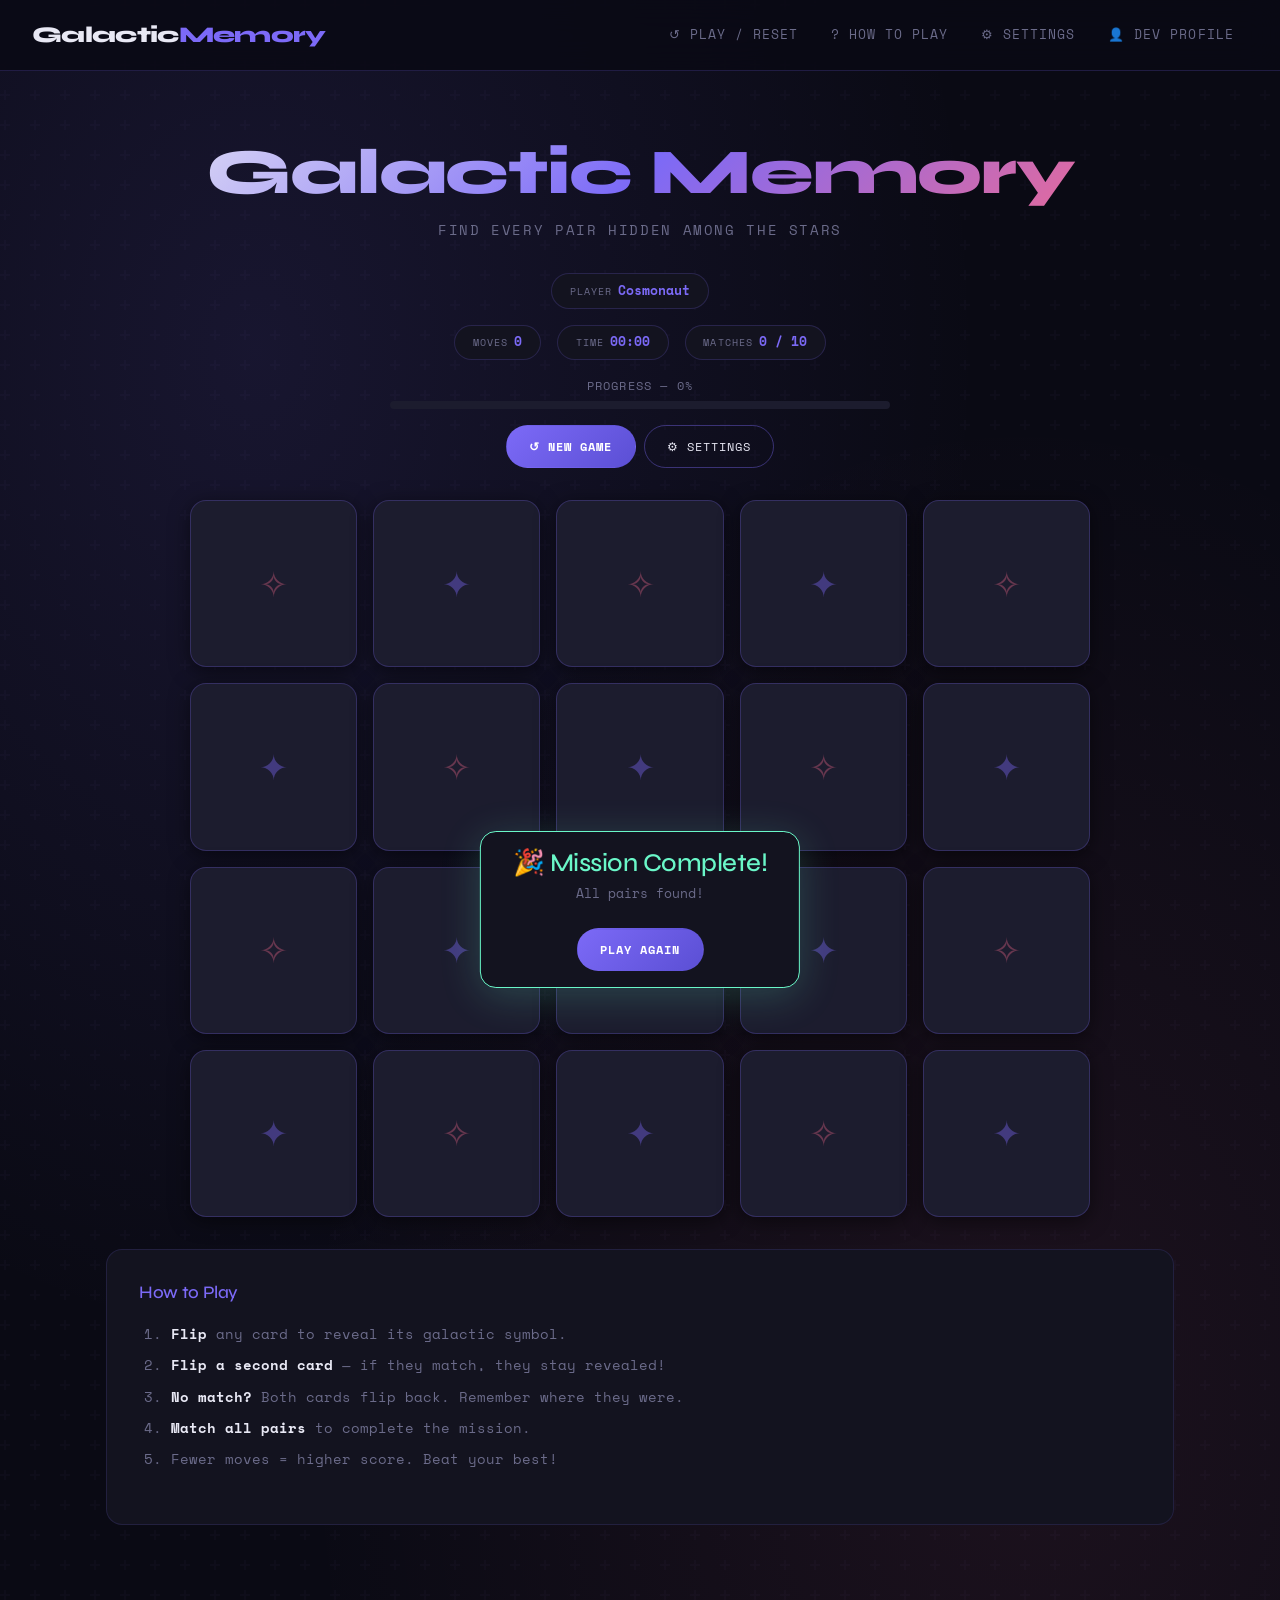
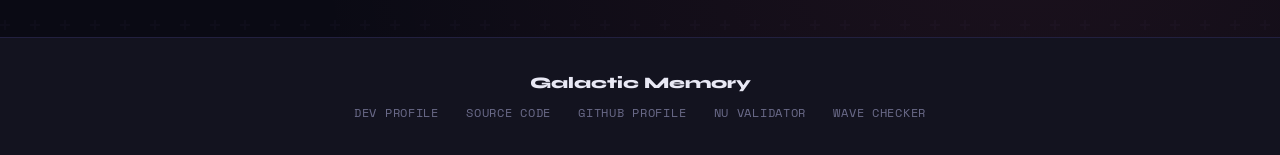
<file: index.html>
<!DOCTYPE html>
<html lang="en">
<head>
  <meta charset="UTF-8" />
  <meta name="viewport" content="width=device-width, initial-scale=1.0" />
  <title>Galactic Memory — Card Flip Game</title>
  <meta name="description" content="A Star Wars-themed card flip memory game. Match pairs to win!" />

  <!-- Bootstrap 5 CSS -->
  <link rel="stylesheet"
    href="https://cdn.jsdelivr.net/npm/bootstrap@5.3.3/dist/css/bootstrap.min.css"
    integrity="sha384-QWTKZyjpPEjISv5WaRU9OFeRpok6YctnYmDr5pNlyT2bRjXh0JMhjY6hW+ALEwIH"
    crossorigin="anonymous" />

  <!-- Custom CSS -->
  <link rel="stylesheet" href="styles/game.css" />
</head>

<body>
  <!-- ── aria-live region for screen readers ── -->
  <div id="live-announce" aria-live="polite" aria-atomic="true"></div>

  <!-- ══════════════════════════════════════
       NAVBAR (Bootstrap 5 Component #1)
  ══════════════════════════════════════ -->
  <header>
    <nav class="navbar navbar-expand-md" aria-label="Main navigation">
      <div class="container-fluid px-3">

        <a class="navbar-brand" href="#game-board">
          Galactic<span>Memory</span>
        </a>

        <button class="navbar-toggler" type="button"
          data-bs-toggle="collapse"
          data-bs-target="#mainNav"
          aria-controls="mainNav"
          aria-expanded="false"
          aria-label="Toggle navigation">
          <span class="navbar-toggler-icon"></span>
        </button>

        <div class="collapse navbar-collapse" id="mainNav">
          <ul class="navbar-nav ms-auto align-items-md-center gap-1">
            <li class="nav-item">
              <button id="btn-reset" class="nav-link btn btn-link">
                ↺ Play / Reset
              </button>
            </li>
            <li class="nav-item">
              <!-- How to Play — triggers Modal via data-bs-toggle (no JS init needed) -->
              <button type="button" class="nav-link"
                data-bs-toggle="modal"
                data-bs-target="#howToPlayModal">
                ? How to Play
              </button>
            </li>
            <li class="nav-item">
              <!-- Settings — triggers Modal via data-bs-toggle -->
              <button type="button" class="nav-link"
                data-bs-toggle="modal"
                data-bs-target="#settingsModal">
                ⚙ Settings
              </button>
            </li>
            <li class="nav-item">
              <a class="nav-link" href="pages/profile.html">
                👤 Dev Profile
              </a>
            </li>
          </ul>
        </div>

      </div>
    </nav>
  </header>

  <!-- ══════════════════════════════════════
       MAIN CONTENT
  ══════════════════════════════════════ -->
  <main id="main-content">

    <!-- Hero -->
    <section class="game-hero" aria-labelledby="game-title">
      <h1 id="game-title">Galactic Memory</h1>
      <p class="tagline">Find every pair hidden among the stars</p>
    </section>

    <!-- Player + High Score -->
    <div class="text-center mb-2">
      <span class="stat-chip d-inline-flex">
        <span class="label">Player</span>
        <span class="value" id="player-label">Cosmonaut</span>
      </span>
      &nbsp;
      <span class="high-score-badge" id="high-score-badge" style="display:none" aria-live="polite">
        ★ Best: — 
      </span>
    </div>

    <!-- Stats Bar -->
    <div class="stats-bar" role="status" aria-label="Game statistics">
      <div class="stat-chip">
        <span class="label">Moves</span>
        <span class="value" id="stat-moves">0</span>
      </div>
      <div class="stat-chip">
        <span class="label">Time</span>
        <span class="value" id="stat-timer">00:00</span>
      </div>
      <div class="stat-chip">
        <span class="label">Matches</span>
        <span class="value" id="stat-matches">0 / 10</span>
      </div>
    </div>

    <!-- Progress Bar (Bootstrap 5 Component #2) -->
    <section class="progress-section" aria-label="Match progress">
      <p class="progress-label">Progress — <span id="progress-pct">0%</span></p>
      <div class="progress" role="progressbar"
           aria-label="Pairs matched"
           aria-valuenow="0"
           aria-valuemin="0"
           aria-valuemax="100">
        <div class="progress-bar" id="progress-bar" style="width:0%"></div>
      </div>
    </section>

    <!-- Controls -->
    <div class="controls" role="group" aria-label="Game controls">
      <button id="btn-reset-main" class="btn-galactic primary"
              aria-label="Start a new game">
        <span>↺ New Game</span>
      </button>
      <button class="btn-galactic"
              data-bs-toggle="modal"
              data-bs-target="#settingsModal"
              aria-label="Open settings">
        <span>⚙ Settings</span>
      </button>
    </div>

    <!-- Game Board -->
    <section aria-label="Game board">
      <div id="game-board" role="grid" aria-label="Memory card grid">
        <!-- Cards are injected here by game.js -->
      </div>
    </section>

    <!-- Instructions -->
    <section class="instructions" aria-labelledby="instructions-heading">
      <h2 id="instructions-heading">How to Play</h2>
      <ol>
        <li><strong>Flip</strong> any card to reveal its galactic symbol.</li>
        <li><strong>Flip a second card</strong> — if they match, they stay revealed!</li>
        <li><strong>No match?</strong> Both cards flip back. Remember where they were.</li>
        <li><strong>Match all pairs</strong> to complete the mission.</li>
        <li>Fewer moves = higher score. Beat your best!</li>
      </ol>
    </section>

  </main>

  <!-- ══════════════════════════════════════
       WIN TOAST
  ══════════════════════════════════════ -->
  <div id="win-toast" role="alert" aria-live="assertive" aria-atomic="true" aria-hidden="true">
    <h2>🎉 Mission Complete!</h2>
    <p id="win-msg">All pairs found!</p>
    <button class="btn-galactic primary mt-2" onclick="document.getElementById('btn-reset').click()">
      <span>Play Again</span>
    </button>
  </div>

  <!-- ══════════════════════════════════════
       HOW TO PLAY MODAL (Bootstrap Component)
  ══════════════════════════════════════ -->
  <div class="modal fade" id="howToPlayModal" tabindex="-1"
       aria-labelledby="howToPlayLabel" aria-hidden="true">
    <div class="modal-dialog modal-dialog-centered">
      <div class="modal-content">
        <div class="modal-header">
          <h2 class="modal-title h5" id="howToPlayLabel">How to Play</h2>
          <button type="button" class="btn-close" data-bs-dismiss="modal" aria-label="Close"></button>
        </div>
        <div class="modal-body">
          <ol style="padding-left:1.2rem;color:var(--color-muted);font-size:0.88rem;line-height:2;">
            <li>Click any card to flip it over and see its symbol.</li>
            <li>Click a second card — if symbols match, both stay face-up.</li>
            <li>If they don't match, both flip back after a short delay.</li>
            <li>Remember card positions to make better guesses.</li>
            <li>Match all pairs to win! Fewer moves = better score.</li>
            <li><strong style="color:var(--color-text)">Tip:</strong> Use keyboard (Tab + Enter/Space) for full keyboard navigation.</li>
          </ol>
        </div>
        <div class="modal-footer">
          <button class="btn-galactic primary" data-bs-dismiss="modal">
            <span>Let's Go!</span>
          </button>
        </div>
      </div>
    </div>
  </div>

  <!-- ══════════════════════════════════════
       SETTINGS MODAL (Bootstrap Component)
       Includes form with Constraint Validation
  ══════════════════════════════════════ -->
  <div class="modal fade" id="settingsModal" tabindex="-1"
       aria-labelledby="settingsLabel" aria-hidden="true">
    <div class="modal-dialog modal-dialog-centered">
      <div class="modal-content">
        <div class="modal-header">
          <h2 class="modal-title h5" id="settingsLabel">⚙ Settings</h2>
          <button type="button" class="btn-close" data-bs-dismiss="modal" aria-label="Close"></button>
        </div>
        <div class="modal-body">

          <!-- Settings Form — Constraint Validation API -->
          <form id="settings-form" class="settings-form" novalidate>

            <div class="mb-3">
              <label for="input-name">Player Name</label>
              <input type="text" id="input-name" name="name"
                     placeholder="Your callsign"
                     required minlength="2" maxlength="20"
                     pattern="[A-Za-z0-9 \-_]+"
                     autocomplete="nickname" />
              <div id="error-name" class="invalid-feedback" role="alert" aria-live="polite">
                Please enter your name.
              </div>
            </div>

            <div class="mb-3">
              <label for="input-difficulty">Difficulty</label>
              <select id="input-difficulty" name="difficulty">
                <option value="easy">Easy — 6 pairs (4×3)</option>
                <option value="medium" selected>Medium — 10 pairs (5×4)</option>
                <option value="hard">Hard — 18 pairs (6×6)</option>
              </select>
            </div>

            <div class="mb-3">
              <label for="input-theme">Theme</label>
              <select id="input-theme" name="theme">
                <option value="default">Galactic (Default)</option>
                <option value="nebula">Nebula</option>
                <option value="aurora">Aurora</option>
              </select>
            </div>

            <div class="modal-footer px-0 pb-0">
              <button type="button" class="btn-galactic" data-bs-dismiss="modal">
                <span>Cancel</span>
              </button>
              <button type="submit" class="btn-galactic primary">
                <span>Save &amp; Restart</span>
              </button>
            </div>

          </form>
        </div>
      </div>
    </div>
  </div>

  <!-- ══════════════════════════════════════
       FOOTER
  ══════════════════════════════════════ -->
  <footer>
    <span class="footer-brand">Galactic Memory</span>
    <div class="footer-links">
      <a href="pages/profile.html">Dev Profile</a>
      <a href="https://github.com/tcbrakefield2/galactic-memory-game" target="_blank" rel="noopener">
        Source Code
      </a>
      <a href="https://github.com/tcbrakefield2" target="_blank" rel="noopener">
        GitHub Profile
      </a>
      <a href="https://validator.w3.org/nu/?doc=https%3A%2F%2Ftcbrakefield2.github.io%2Fgalactic-memory-game%2F"
         target="_blank" rel="noopener">
        Nu Validator
      </a>
      <a href="https://wave.webaim.org/report#/https://tcbrakefield2.github.io/galactic-memory-game/"
         target="_blank" rel="noopener">
        WAVE Checker
      </a>
    </div>
  </footer>

  <!-- Bootstrap 5 JS (via data attributes — no jQuery) -->
  <script src="https://cdn.jsdelivr.net/npm/bootstrap@5.3.3/dist/js/bootstrap.bundle.min.js"
    integrity="sha384-YvpcrYf0tY3lHB60NNkmXc4s9bIOgUxi8T/jzmtFpjouoVrNpEbtOdIBU77E4QFw"
    crossorigin="anonymous"></script>

  <!-- Game entry point (ES Module) -->
  <script type="module">
    import { initGame, startNewGame } from './scripts/game.js';

    document.addEventListener('DOMContentLoaded', () => {
      initGame();

      // Second reset button in main area
      const resetMain = document.getElementById('btn-reset-main');
      if (resetMain) resetMain.addEventListener('click', () => startNewGame());
    });
  </script>
</body>
</html>
</file>
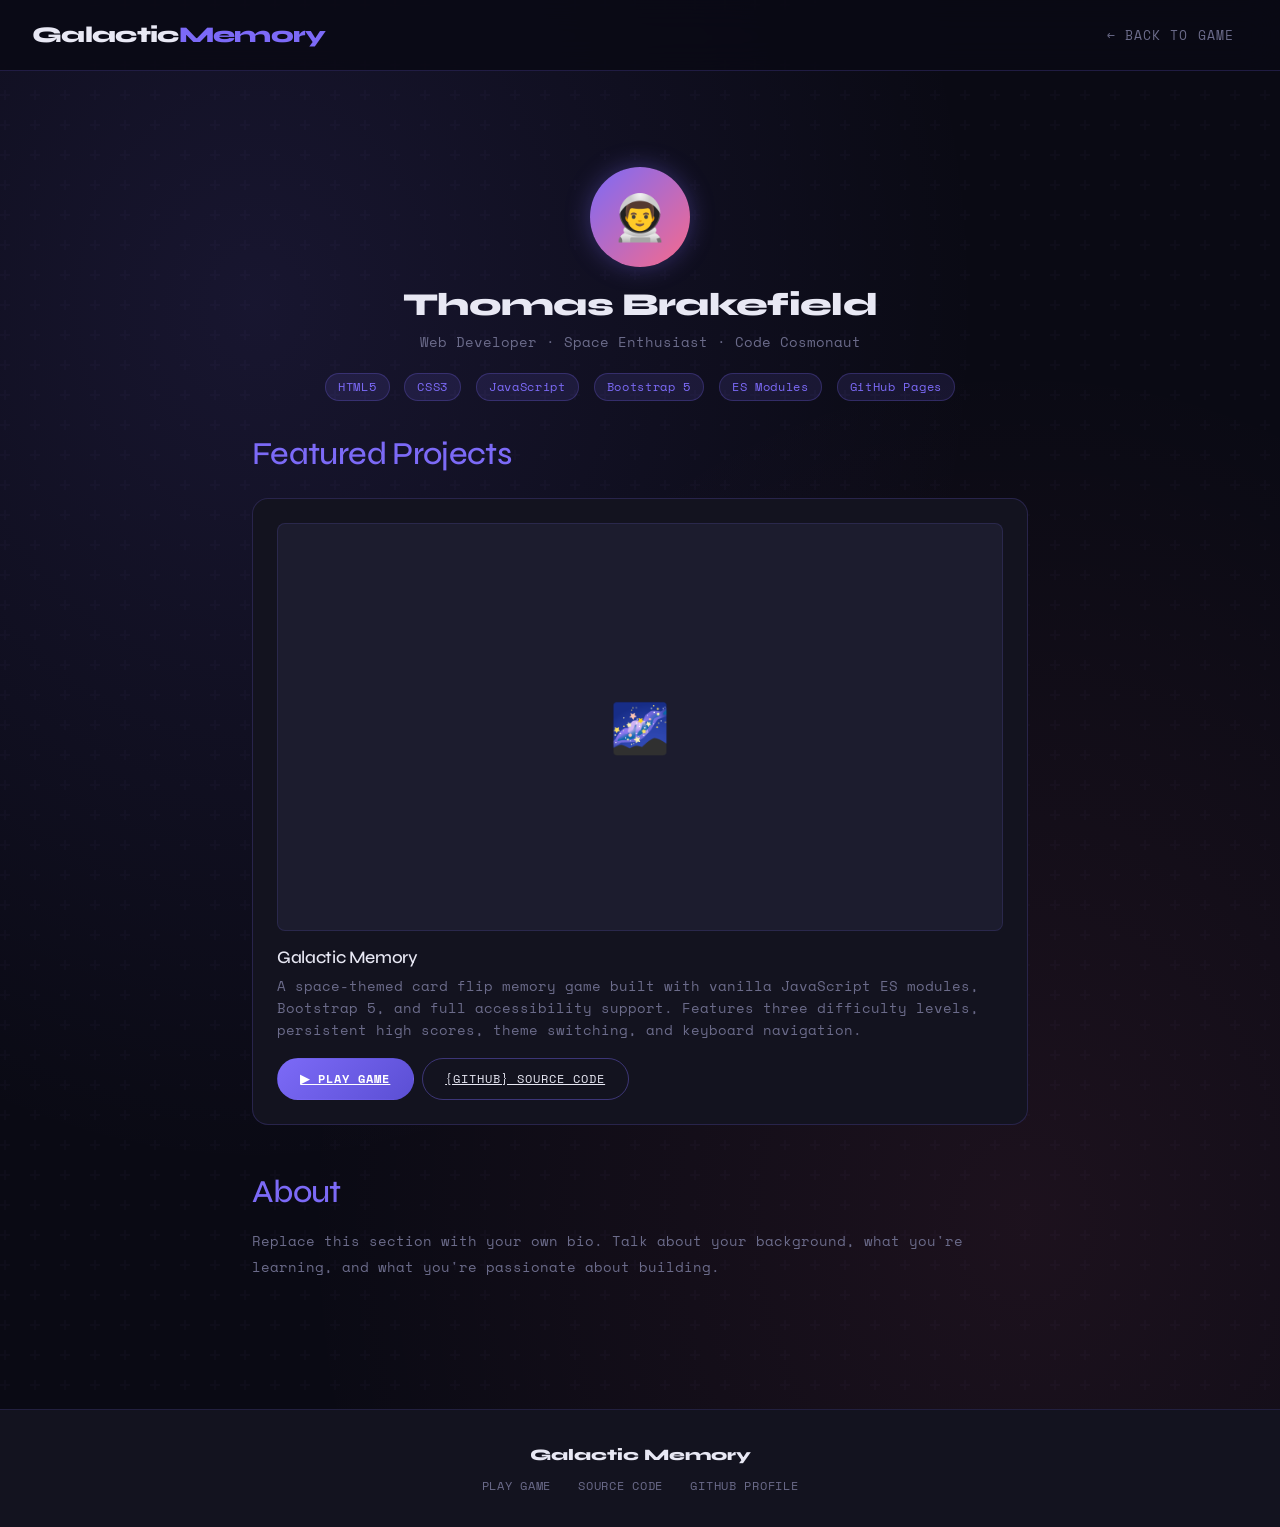
<file: pages/profile.html>
<!DOCTYPE html>
<html lang="en">
<head>
  <meta charset="UTF-8" />
  <meta name="viewport" content="width=device-width, initial-scale=1.0" />
  <title>Dev Profile — Galactic Memory</title>

  <link rel="stylesheet"
    href="https://cdn.jsdelivr.net/npm/bootstrap@5.3.3/dist/css/bootstrap.min.css"
    integrity="sha384-QWTKZyjpPEjISv5WaRU9OFeRpok6YctnYmDr5pNlyT2bRjXh0JMhjY6hW+ALEwIH"
    crossorigin="anonymous" />
  <link rel="stylesheet" href="../styles/game.css" />

  <style>
    .profile-header {
      padding: 4rem 1rem 2rem;
      text-align: center;
    }
    .avatar {
      width: 100px;
      height: 100px;
      border-radius: 50%;
      background: linear-gradient(135deg, var(--color-accent), var(--color-accent2));
      display: flex;
      align-items: center;
      justify-content: center;
      font-size: 2.8rem;
      margin: 0 auto 1.2rem;
      box-shadow: var(--shadow-glow);
    }
    .project-card {
      background: var(--color-surface);
      border: 1px solid rgba(124,106,247,0.2);
      border-radius: var(--radius-card);
      padding: 1.5rem;
      transition: border-color var(--transition-base), transform var(--transition-base);
    }
    .project-card:hover {
      border-color: rgba(124,106,247,0.5);
      transform: translateY(-3px);
    }
    .project-card h3 {
      font-family: var(--font-display);
      font-size: 1.1rem;
      margin-bottom: 0.5rem;
    }
    .project-thumb {
      width: 100%;
      aspect-ratio: 16/9;
      object-fit: cover;
      border-radius: var(--radius-sm);
      margin-bottom: 1rem;
      background: var(--color-card);
      display: flex;
      align-items: center;
      justify-content: center;
      font-size: 3rem;
      border: 1px solid rgba(124,106,247,0.15);
    }
    .skill-badge {
      background: rgba(124,106,247,0.12);
      border: 1px solid rgba(124,106,247,0.25);
      border-radius: 999px;
      padding: 0.25rem 0.75rem;
      font-size: 0.72rem;
      color: var(--color-accent);
      display: inline-block;
      margin: 0.15rem;
      letter-spacing: 0.06em;
    }
  </style>
</head>

<body>
  <!-- Navbar -->
  <header>
    <nav class="navbar navbar-expand-md" aria-label="Main navigation">
      <div class="container-fluid px-3">
        <a class="navbar-brand" href="../index.html">Galactic<span>Memory</span></a>
        <div>
          <a href="../index.html" class="nav-link d-inline">← Back to Game</a>
        </div>
      </div>
    </nav>
  </header>

  <main class="container" style="max-width:800px;padding-bottom:4rem;">

    <!-- Profile Header -->
    <section class="profile-header" aria-labelledby="profile-name">
      <div class="avatar" role="img" aria-label="Developer avatar">👨‍🚀</div>
      <h1 id="profile-name" style="font-size:2rem;font-weight:800;font-family:var(--font-display);">
        Thomas Brakefield
      </h1>
      <p style="color:var(--color-muted);font-size:0.85rem;margin-bottom:1rem;">
        Web Developer · Space Enthusiast · Code Cosmonaut
      </p>
      <div>
        <span class="skill-badge">HTML5</span>
        <span class="skill-badge">CSS3</span>
        <span class="skill-badge">JavaScript</span>
        <span class="skill-badge">Bootstrap 5</span>
        <span class="skill-badge">ES Modules</span>
        <span class="skill-badge">GitHub Pages</span>
      </div>
    </section>

    <!-- Project Card: Galactic Memory -->
    <section aria-labelledby="projects-heading">
      <h2 id="projects-heading"
          style="font-family:var(--font-display);margin-bottom:1.5rem;color:var(--color-accent);">
        Featured Projects
      </h2>

      <div class="project-card">
        <!-- Thumbnail placeholder — replace with actual screenshot in /images/ -->
        <div class="project-thumb" aria-hidden="true">🌌</div>

        <h3>Galactic Memory</h3>
        <p style="color:var(--color-muted);font-size:0.85rem;margin-bottom:1rem;">
          A space-themed card flip memory game built with vanilla JavaScript ES modules,
          Bootstrap 5, and full accessibility support. Features three difficulty levels,
          persistent high scores, theme switching, and keyboard navigation.
        </p>

        <div class="d-flex gap-2 flex-wrap">
          <a href="../index.html" class="btn-galactic primary">
            <span>▶ Play Game</span>
          </a>
          <a href="https://github.com/tcbrakefield2/galactic-memory-game"
             target="_blank" rel="noopener"
             class="btn-galactic">
            <span>{GitHub} Source Code</span>
          </a>
        </div>
      </div>

    </section>

    <!-- About -->
    <section style="margin-top:3rem;" aria-labelledby="about-heading">
      <h2 id="about-heading"
          style="font-family:var(--font-display);margin-bottom:1rem;color:var(--color-accent);">
        About
      </h2>
      <p style="color:var(--color-muted);font-size:0.88rem;line-height:1.9;">
        Replace this section with your own bio. Talk about your background,
        what you're learning, and what you're passionate about building.
      </p>
    </section>

  </main>

  <footer>
    <span class="footer-brand">Galactic Memory</span>
    <div class="footer-links">
      <a href="../index.html">Play Game</a>
      <a href="https://github.com/tcbrakefield2/galactic-memory-game" target="_blank" rel="noopener">Source Code</a>
      <a href="https://github.com/tcbrakefield2" target="_blank" rel="noopener">GitHub Profile</a>
    </div>
  </footer>

  <script src="https://cdn.jsdelivr.net/npm/bootstrap@5.3.3/dist/js/bootstrap.bundle.min.js"
    integrity="sha384-YvpcrYf0tY3lHB60NNkmXc4s9bIOgUxi8T/jzmtFpjouoVrNpEbtOdIBU77E4QFw"
    crossorigin="anonymous"></script>
</body>
</html>
</file>
<file: styles/game.css>
@import url('https://fonts.googleapis.com/css2?family=Space+Mono:ital,wght@0,400;0,700;1,400&family=Syne:wght@400;700;800&display=swap');

/* ── CSS Custom Properties ── */
:root {
  --color-bg:        #0a0a14;
  --color-surface:   #13131f;
  --color-card:      #1c1c2e;
  --color-card-face: #252540;
  --color-accent:    #7c6af7;
  --color-accent2:   #f76a8c;
  --color-accent3:   #6af7c8;
  --color-text:      #e8e8f4;
  --color-muted:     #6b6b8a;
  --color-success:   #4ade80;
  --color-warning:   #facc15;
  --spacing-sm:      0.5rem;
  --spacing-md:      1rem;
  --spacing-lg:      2rem;
  --spacing-xl:      3rem;
  --radius-card:     16px;
  --radius-sm:       8px;
  --transition-base: 0.25s ease;
  --shadow-glow:     0 0 24px rgba(124, 106, 247, 0.35);
  --shadow-card:     0 4px 20px rgba(0,0,0,0.5);
  --font-display:    'Syne', sans-serif;
  --font-mono:       'Space Mono', monospace;
}

/* ── Reset & Base ── */
*, *::before, *::after {
  box-sizing: border-box;
  margin: 0;
  padding: 0;
}

html {
  scroll-behavior: smooth;
}

body {
  background-color: var(--color-bg);
  color: var(--color-text);
  font-family: var(--font-mono);
  font-size: 1rem;
  line-height: 1.6;
  min-height: 100vh;
  background-image:
    radial-gradient(ellipse at 20% 20%, rgba(124,106,247,0.12) 0%, transparent 50%),
    radial-gradient(ellipse at 80% 80%, rgba(247,106,140,0.08) 0%, transparent 50%),
    url("data:image/svg+xml,%3Csvg width='60' height='60' viewBox='0 0 60 60' xmlns='http://www.w3.org/2000/svg'%3E%3Cg fill='none' fill-rule='evenodd'%3E%3Cg fill='%237c6af7' fill-opacity='0.03'%3E%3Cpath d='M36 34v-4h-2v4h-4v2h4v4h2v-4h4v-2h-4zm0-30V0h-2v4h-4v2h4v4h2V6h4V4h-4zM6 34v-4H4v4H0v2h4v4h2v-4h4v-2H6zM6 4V0H4v4H0v2h4v4h2V6h4V4H6z'/%3E%3C/g%3E%3C/g%3E%3C/svg%3E");
}

/* ── Typography ── */
h1, h2, h3, .display {
  font-family: var(--font-display);
  letter-spacing: -0.02em;
}

/* ── Navbar ── */
.navbar {
  background: rgba(10, 10, 20, 0.85) !important;
  backdrop-filter: blur(16px);
  -webkit-backdrop-filter: blur(16px);
  border-bottom: 1px solid rgba(124,106,247,0.2);
  padding: 0.75rem var(--spacing-md);
}

.navbar-brand {
  font-family: var(--font-display);
  font-weight: 800;
  font-size: 1.4rem;
  color: var(--color-text) !important;
  letter-spacing: -0.03em;
}

.navbar-brand span {
  color: var(--color-accent);
}

.nav-link {
  font-family: var(--font-mono);
  font-size: 0.8rem;
  color: var(--color-muted) !important;
  letter-spacing: 0.08em;
  text-transform: uppercase;
  padding: 0.5rem 0.9rem !important;
  border-radius: var(--radius-sm);
  transition: color var(--transition-base), background var(--transition-base);
}

.nav-link:hover,
.nav-link:focus {
  color: var(--color-text) !important;
  background: rgba(124,106,247,0.12);
}

.navbar-toggler {
  border-color: rgba(124,106,247,0.4);
}

.navbar-toggler-icon {
  background-image: url("data:image/svg+xml,%3csvg xmlns='http://www.w3.org/2000/svg' viewBox='0 0 30 30'%3e%3cpath stroke='rgba%28124, 106, 247, 0.9%29' stroke-linecap='round' stroke-miterlimit='10' stroke-width='2' d='M4 7h22M4 15h22M4 23h22'/%3e%3c/svg%3e");
}

/* ── Main Layout ── */
main {
  padding: var(--spacing-lg) var(--spacing-md);
  max-width: 1100px;
  margin: 0 auto;
}

/* ── Hero / Title Area ── */
.game-hero {
  text-align: center;
  padding: var(--spacing-lg) 0 var(--spacing-md);
}

.game-hero h1 {
  font-size: clamp(2rem, 6vw, 4rem);
  font-weight: 800;
  background: linear-gradient(135deg, var(--color-text), var(--color-accent), var(--color-accent2));
  -webkit-background-clip: text;
  -webkit-text-fill-color: transparent;
  background-clip: text;
  margin-bottom: var(--spacing-sm);
}

.game-hero .tagline {
  color: var(--color-muted);
  font-size: 0.85rem;
  letter-spacing: 0.12em;
  text-transform: uppercase;
}

/* ── Stats Bar ── */
.stats-bar {
  display: flex;
  justify-content: center;
  gap: var(--spacing-md);
  flex-wrap: wrap;
  margin: var(--spacing-md) 0;
}

.stat-chip {
  background: var(--color-surface);
  border: 1px solid rgba(124,106,247,0.2);
  border-radius: 999px;
  padding: 0.4rem 1.1rem;
  font-size: 0.8rem;
  display: flex;
  align-items: center;
  gap: 0.4rem;
  transition: border-color var(--transition-base);
}

.stat-chip:hover {
  border-color: rgba(124,106,247,0.5);
}

.stat-chip .label {
  color: var(--color-muted);
  text-transform: uppercase;
  font-size: 0.65rem;
  letter-spacing: 0.1em;
}

.stat-chip .value {
  color: var(--color-accent);
  font-weight: 700;
}

/* aria-live region for score changes */
#live-announce {
  position: absolute;
  width: 1px;
  height: 1px;
  padding: 0;
  overflow: hidden;
  clip: rect(0,0,0,0);
  white-space: nowrap;
  border: 0;
}

/* ── Game Board ── */
#game-board {
  display: grid;
  gap: var(--spacing-md);
  margin: var(--spacing-lg) auto;
  max-width: 900px;
  /* columns set by JS based on difficulty */
}

/* ── Card Component ── */
.card-wrapper {
  perspective: 900px;
  aspect-ratio: 1;
  cursor: pointer;
}

.memory-card {
  position: relative;
  width: 100%;
  height: 100%;
  transform-style: preserve-3d;
  transition: transform 0.55s cubic-bezier(0.4, 0, 0.2, 1);
  border-radius: var(--radius-card);
}

/* Advanced selector: attribute selector for flipped state */
.memory-card[data-flipped="true"] {
  transform: rotateY(180deg);
}

.memory-card[data-matched="true"] {
  animation: matchPulse 0.6s ease forwards;
}

.card-back,
.card-front {
  position: absolute;
  inset: 0;
  border-radius: var(--radius-card);
  backface-visibility: hidden;
  -webkit-backface-visibility: hidden;
  display: flex;
  align-items: center;
  justify-content: center;
  box-shadow: var(--shadow-card);
}

/* Card back face */
.card-back {
  background: var(--color-card);
  border: 1px solid rgba(124,106,247,0.25);
  transition: border-color var(--transition-base), box-shadow var(--transition-base);
}

.card-back::before {
  content: '✦';
  font-size: clamp(1.4rem, 4vw, 2.2rem);
  color: rgba(124,106,247,0.4);
  transition: color var(--transition-base);
}

/* nth-child for alternating card back pattern */
.card-wrapper:nth-child(odd) .card-back::before {
  content: '✧';
  color: rgba(247,106,140,0.35);
}

.card-wrapper:hover .card-back {
  border-color: rgba(124,106,247,0.6);
  box-shadow: var(--shadow-glow);
}

.card-wrapper:hover .card-back::before {
  color: rgba(124,106,247,0.8);
}

/* Card front face */
.card-front {
  background: var(--color-card-face);
  border: 1px solid rgba(124,106,247,0.35);
  transform: rotateY(180deg);
  flex-direction: column;
  gap: 0.4rem;
}

.card-emoji {
  font-size: clamp(1.8rem, 5vw, 3rem);
  line-height: 1;
}

.card-label {
  font-size: clamp(0.55rem, 1.5vw, 0.75rem);
  color: var(--color-muted);
  text-align: center;
  letter-spacing: 0.06em;
  text-transform: uppercase;
  padding: 0 0.4rem;
}

/* Matched card state */
.memory-card[data-matched="true"] .card-front {
  border-color: var(--color-accent3);
  background: rgba(106, 247, 200, 0.08);
}

/* ── Animations ── */
@keyframes matchPulse {
  0%   { box-shadow: 0 0 0 0 rgba(106,247,200,0.6); }
  50%  { box-shadow: 0 0 0 14px rgba(106,247,200,0); }
  100% { box-shadow: 0 0 0 0 rgba(106,247,200,0); }
}

@keyframes cardReveal {
  from {
    opacity: 0;
    transform: scale(0.8) translateY(16px);
  }
  to {
    opacity: 1;
    transform: scale(1) translateY(0);
  }
}

.card-wrapper {
  animation: cardReveal 0.4s ease backwards;
}

/* Stagger card reveal using nth-child */
.card-wrapper:nth-child(1)  { animation-delay: 0.03s; }
.card-wrapper:nth-child(2)  { animation-delay: 0.06s; }
.card-wrapper:nth-child(3)  { animation-delay: 0.09s; }
.card-wrapper:nth-child(4)  { animation-delay: 0.12s; }
.card-wrapper:nth-child(5)  { animation-delay: 0.15s; }
.card-wrapper:nth-child(6)  { animation-delay: 0.18s; }
.card-wrapper:nth-child(7)  { animation-delay: 0.21s; }
.card-wrapper:nth-child(8)  { animation-delay: 0.24s; }
.card-wrapper:nth-child(9)  { animation-delay: 0.27s; }
.card-wrapper:nth-child(10) { animation-delay: 0.30s; }
.card-wrapper:nth-child(11) { animation-delay: 0.33s; }
.card-wrapper:nth-child(12) { animation-delay: 0.36s; }
.card-wrapper:nth-child(13) { animation-delay: 0.39s; }
.card-wrapper:nth-child(14) { animation-delay: 0.42s; }
.card-wrapper:nth-child(15) { animation-delay: 0.45s; }
.card-wrapper:nth-child(16) { animation-delay: 0.48s; }
.card-wrapper:nth-child(17) { animation-delay: 0.51s; }
.card-wrapper:nth-child(18) { animation-delay: 0.54s; }
.card-wrapper:nth-child(19) { animation-delay: 0.57s; }
.card-wrapper:nth-child(20) { animation-delay: 0.60s; }

/* ── Reduced motion ── */
@media (prefers-reduced-motion: reduce) {
  .memory-card {
    transition: none;
  }
  .card-wrapper {
    animation: none;
  }
  .memory-card[data-matched="true"] {
    animation: none;
    outline: 3px solid var(--color-accent3);
  }
  * {
    transition-duration: 0.01ms !important;
    animation-duration: 0.01ms !important;
  }
}

/* ── Controls ── */
.controls {
  display: flex;
  justify-content: center;
  gap: var(--spacing-sm);
  flex-wrap: wrap;
  margin-bottom: var(--spacing-lg);
}

.btn-galactic {
  font-family: var(--font-mono);
  font-size: 0.78rem;
  letter-spacing: 0.08em;
  text-transform: uppercase;
  padding: 0.65rem 1.4rem;
  border-radius: 999px;
  border: 1px solid rgba(124,106,247,0.4);
  background: transparent;
  color: var(--color-text);
  cursor: pointer;
  transition: all var(--transition-base);
  position: relative;
  overflow: hidden;
}

.btn-galactic::before {
  content: '';
  position: absolute;
  inset: 0;
  background: linear-gradient(135deg, var(--color-accent), var(--color-accent2));
  opacity: 0;
  transition: opacity var(--transition-base);
}

.btn-galactic:hover::before,
.btn-galactic:focus::before {
  opacity: 0.15;
}

.btn-galactic:hover,
.btn-galactic:focus {
  border-color: var(--color-accent);
  box-shadow: 0 0 16px rgba(124,106,247,0.3);
  outline: none;
}

.btn-galactic:focus-visible {
  outline: 2px solid var(--color-accent);
  outline-offset: 3px;
}

.btn-galactic span {
  position: relative;
  z-index: 1;
}

.btn-galactic.primary {
  background: linear-gradient(135deg, var(--color-accent), #5b4fd4);
  border-color: transparent;
  color: #fff;
  font-weight: 700;
}

.btn-galactic.primary::before {
  display: none;
}

.btn-galactic.primary:hover {
  background: linear-gradient(135deg, #9588ff, var(--color-accent));
  transform: translateY(-1px);
  box-shadow: 0 6px 24px rgba(124,106,247,0.45);
}

/* ── Modal Customization ── */
.modal-content {
  background: var(--color-surface);
  border: 1px solid rgba(124,106,247,0.3);
  border-radius: var(--radius-card);
  color: var(--color-text);
}

.modal-header {
  border-bottom: 1px solid rgba(124,106,247,0.2);
}

.modal-footer {
  border-top: 1px solid rgba(124,106,247,0.2);
}

.modal-title {
  font-family: var(--font-display);
  font-weight: 800;
}

.btn-close {
  filter: invert(1);
}

/* ── Settings Form ── */
.settings-form label {
  font-size: 0.78rem;
  letter-spacing: 0.06em;
  text-transform: uppercase;
  color: var(--color-muted);
  margin-bottom: 0.3rem;
  display: block;
}

/* Adjacent sibling: label + input */
.settings-form label + input,
.settings-form label + select {
  border: 1px solid rgba(124,106,247,0.3);
  background: var(--color-card);
  color: var(--color-text);
  border-radius: var(--radius-sm);
  padding: 0.55rem 0.85rem;
  font-family: var(--font-mono);
  font-size: 0.85rem;
  width: 100%;
  transition: border-color var(--transition-base);
}

.settings-form label + input:focus,
.settings-form label + select:focus {
  outline: none;
  border-color: var(--color-accent);
  box-shadow: 0 0 0 3px rgba(124,106,247,0.2);
}

.settings-form select option {
  background: var(--color-card);
  color: var(--color-text);
}

/* Constraint Validation styling */
.settings-form input:invalid:not(:placeholder-shown),
.settings-form input.was-validated:invalid {
  border-color: var(--color-accent2);
}

.settings-form input:valid:not(:placeholder-shown) {
  border-color: var(--color-accent3);
}

.invalid-feedback {
  color: var(--color-accent2);
  font-size: 0.72rem;
  margin-top: 0.25rem;
  display: none;
}

.was-validated ~ .invalid-feedback,
.field-error .invalid-feedback {
  display: block;
}

/* ── Progress Bar ── */
.progress-section {
  margin: var(--spacing-md) auto;
  max-width: 500px;
  text-align: center;
}

.progress-label {
  font-size: 0.75rem;
  color: var(--color-muted);
  letter-spacing: 0.1em;
  text-transform: uppercase;
  margin-bottom: 0.4rem;
}

.progress {
  background: var(--color-card);
  border-radius: 999px;
  height: 8px;
  overflow: hidden;
}

.progress-bar {
  background: linear-gradient(90deg, var(--color-accent), var(--color-accent2));
  transition: width 0.4s ease;
  border-radius: 999px;
}

/* ── Win Screen (Toast-like overlay) ── */
#win-toast {
  position: fixed;
  bottom: var(--spacing-lg);
  left: 50%;
  transform: translateX(-50%) translateY(120px);
  background: var(--color-surface);
  border: 1px solid var(--color-accent3);
  border-radius: var(--radius-card);
  padding: var(--spacing-md) var(--spacing-lg);
  text-align: center;
  z-index: 999;
  min-width: 280px;
  box-shadow: 0 8px 40px rgba(106,247,200,0.2);
  transition: transform 0.5s cubic-bezier(0.34, 1.56, 0.64, 1);
}

#win-toast.show {
  transform: translateX(-50%) translateY(0);
}

#win-toast h2 {
  font-family: var(--font-display);
  font-size: 1.6rem;
  color: var(--color-accent3);
  margin-bottom: 0.3rem;
}

#win-toast p {
  font-size: 0.82rem;
  color: var(--color-muted);
}

/* ── High Score Badge ── */
.high-score-badge {
  display: inline-flex;
  align-items: center;
  gap: 0.35rem;
  background: rgba(250,204,21,0.1);
  border: 1px solid rgba(250,204,21,0.35);
  border-radius: 999px;
  padding: 0.25rem 0.85rem;
  font-size: 0.75rem;
  color: var(--color-warning);
  letter-spacing: 0.06em;
}

/* ── Instructions Section ── */
.instructions {
  background: var(--color-surface);
  border: 1px solid rgba(124,106,247,0.15);
  border-radius: var(--radius-card);
  padding: var(--spacing-lg);
  margin: var(--spacing-lg) 0;
}

.instructions h2 {
  font-size: 1.1rem;
  margin-bottom: var(--spacing-md);
  color: var(--color-accent);
}

/* Child combinator: direct li children */
.instructions > ol > li {
  padding: 0.3rem 0;
  color: var(--color-muted);
  font-size: 0.85rem;
}

.instructions > ol > li strong {
  color: var(--color-text);
}

/* ── Theme Variants ── */
body.theme-nebula {
  --color-accent:  #f76ac8;
  --color-accent2: #c86af7;
  --color-accent3: #f7a96a;
}

body.theme-aurora {
  --color-bg:      #020d0a;
  --color-surface: #071410;
  --color-card:    #0d1f1a;
  --color-accent:  #34d399;
  --color-accent2: #06b6d4;
  --color-accent3: #a3e635;
}

/* ── Footer ── */
footer {
  background: var(--color-surface);
  border-top: 1px solid rgba(124,106,247,0.15);
  padding: var(--spacing-lg) var(--spacing-md);
  text-align: center;
  margin-top: var(--spacing-xl);
}

footer a {
  color: var(--color-muted);
  font-size: 0.75rem;
  text-decoration: none;
  letter-spacing: 0.06em;
  text-transform: uppercase;
  margin: 0 0.6rem;
  transition: color var(--transition-base);
}

footer a:hover,
footer a:focus {
  color: var(--color-accent);
}

footer .footer-brand {
  font-family: var(--font-display);
  font-weight: 800;
  font-size: 1rem;
  color: var(--color-text);
  margin-bottom: var(--spacing-sm);
  display: block;
}

footer .footer-links {
  display: flex;
  justify-content: center;
  flex-wrap: wrap;
  gap: 0.25rem var(--spacing-sm);
  margin-top: var(--spacing-sm);
}

/* ── Focus Outlines (Keyboard Nav) ── */
:focus-visible {
  outline: 2px solid var(--color-accent);
  outline-offset: 3px;
}

.card-wrapper:focus-visible {
  outline: 2px solid var(--color-accent);
  outline-offset: 3px;
  border-radius: var(--radius-card);
}

/* ── Responsive ── */
@media (max-width: 576px) {
  .stats-bar {
    gap: var(--spacing-sm);
  }

  .stat-chip {
    font-size: 0.72rem;
    padding: 0.3rem 0.8rem;
  }
}
</file>
